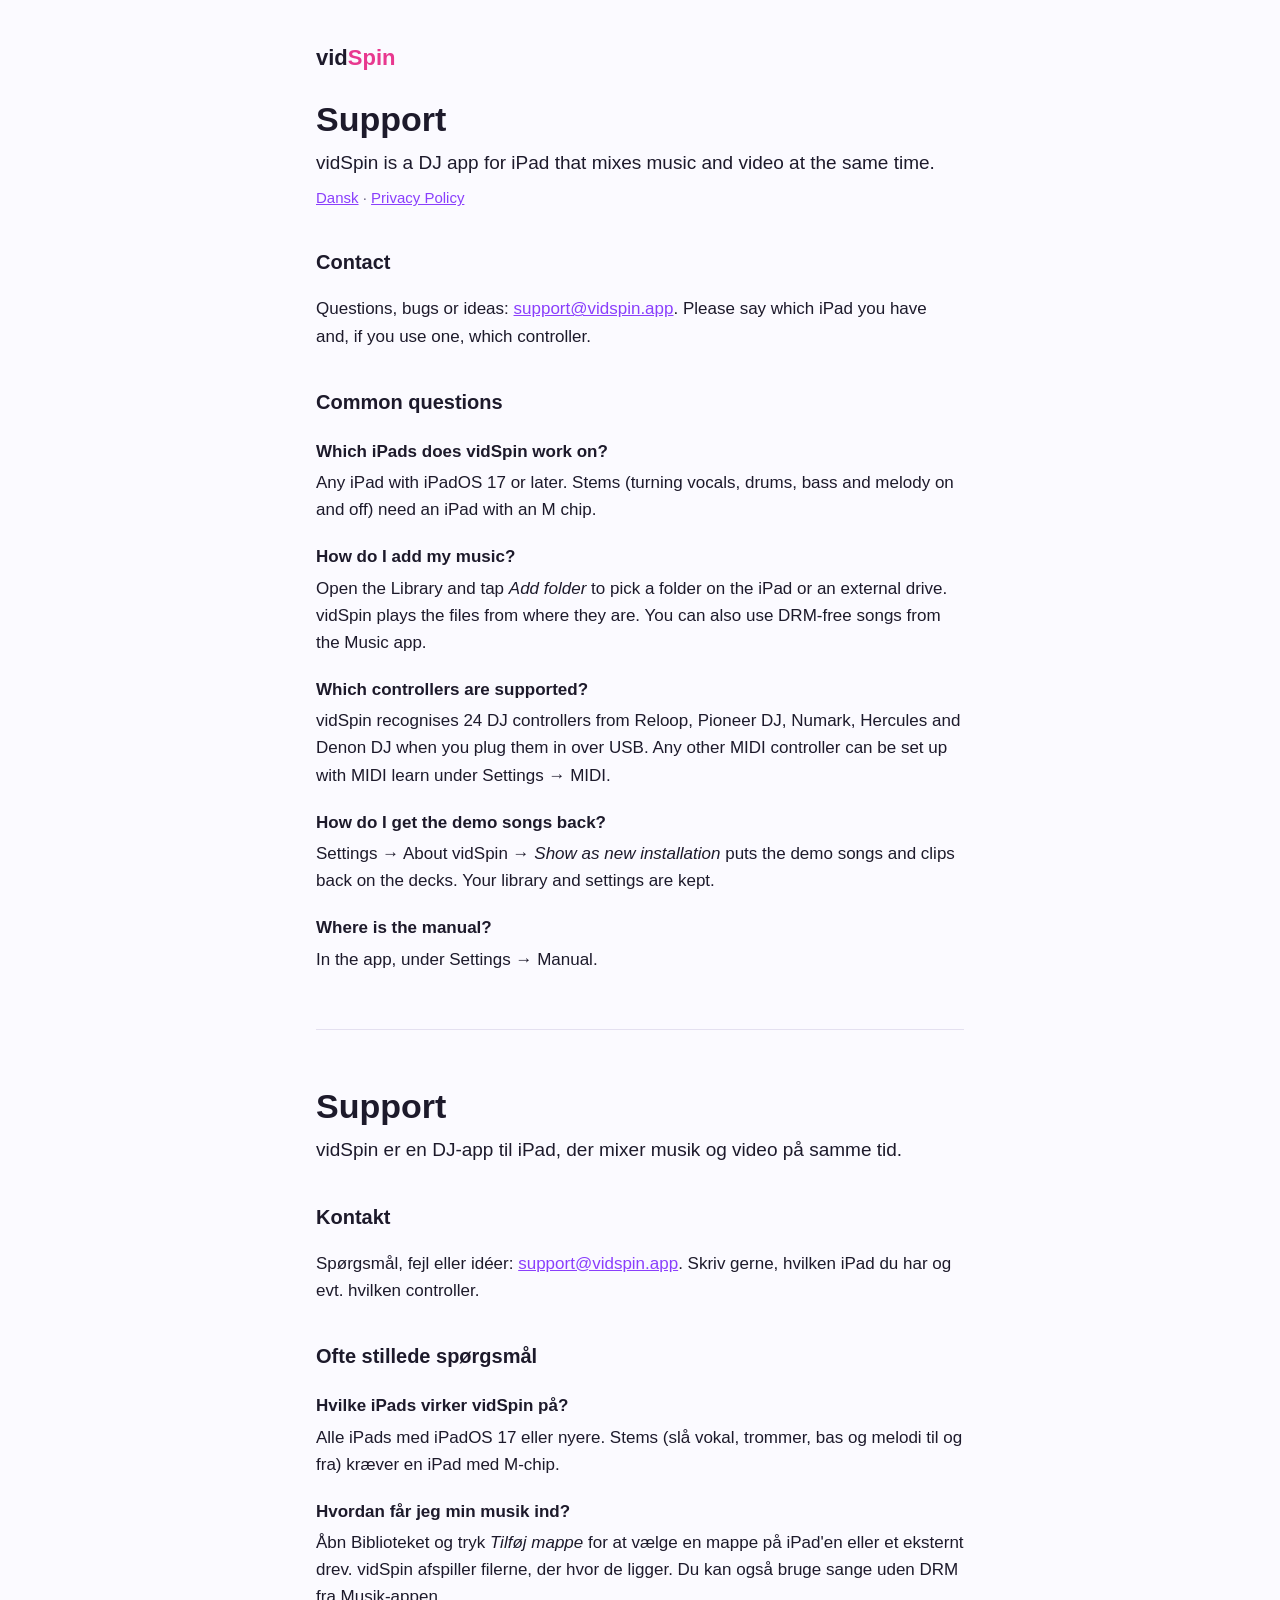
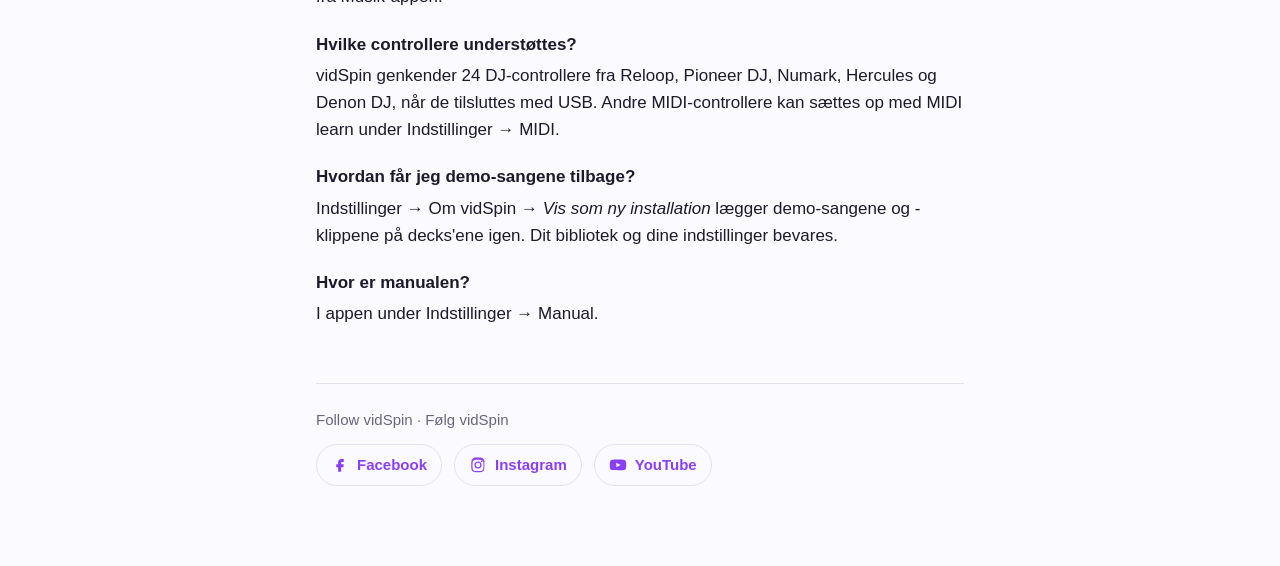
<file: index.html>
<!doctype html>
<html lang="en">
<head>
<meta charset="utf-8">
<meta name="viewport" content="width=device-width, initial-scale=1">
<title>vidSpin Support</title>
<link rel="stylesheet" href="style.css">
</head>
<body>
<main>
  <p class="brand">vid<span>Spin</span></p>
  <h1>Support</h1>
  <p class="lead">vidSpin is a DJ app for iPad that mixes music and video at the same time.</p>
  <p class="meta"><a href="#dansk">Dansk</a> · <a href="privacy.html">Privacy Policy</a></p>

  <h2>Contact</h2>
  <p>Questions, bugs or ideas: <a href="mailto:support@vidspin.app">support@vidspin.app</a>. Please say which iPad you have and, if you use one, which controller.</p>

  <h2>Common questions</h2>
  <dl>
    <dt>Which iPads does vidSpin work on?</dt>
    <dd>Any iPad with iPadOS 17 or later. Stems (turning vocals, drums, bass and melody on and off) need an iPad with an M chip.</dd>

    <dt>How do I add my music?</dt>
    <dd>Open the Library and tap <em>Add folder</em> to pick a folder on the iPad or an external drive. vidSpin plays the files from where they are. You can also use DRM-free songs from the Music app.</dd>

    <dt>Which controllers are supported?</dt>
    <dd>vidSpin recognises 24 DJ controllers from Reloop, Pioneer DJ, Numark, Hercules and Denon DJ when you plug them in over USB. Any other MIDI controller can be set up with MIDI learn under Settings → MIDI.</dd>

    <dt>How do I get the demo songs back?</dt>
    <dd>Settings → About vidSpin → <em>Show as new installation</em> puts the demo songs and clips back on the decks. Your library and settings are kept.</dd>

    <dt>Where is the manual?</dt>
    <dd>In the app, under Settings → Manual.</dd>
  </dl>

  <hr>

  <section id="dansk" lang="da">
    <h1>Support</h1>
    <p class="lead">vidSpin er en DJ-app til iPad, der mixer musik og video på samme tid.</p>

    <h2>Kontakt</h2>
    <p>Spørgsmål, fejl eller idéer: <a href="mailto:support@vidspin.app">support@vidspin.app</a>. Skriv gerne, hvilken iPad du har og evt. hvilken controller.</p>

    <h2>Ofte stillede spørgsmål</h2>
    <dl>
      <dt>Hvilke iPads virker vidSpin på?</dt>
      <dd>Alle iPads med iPadOS 17 eller nyere. Stems (slå vokal, trommer, bas og melodi til og fra) kræver en iPad med M-chip.</dd>

      <dt>Hvordan får jeg min musik ind?</dt>
      <dd>Åbn Biblioteket og tryk <em>Tilføj mappe</em> for at vælge en mappe på iPad'en eller et eksternt drev. vidSpin afspiller filerne, der hvor de ligger. Du kan også bruge sange uden DRM fra Musik-appen.</dd>

      <dt>Hvilke controllere understøttes?</dt>
      <dd>vidSpin genkender 24 DJ-controllere fra Reloop, Pioneer DJ, Numark, Hercules og Denon DJ, når de tilsluttes med USB. Andre MIDI-controllere kan sættes op med MIDI learn under Indstillinger → MIDI.</dd>

      <dt>Hvordan får jeg demo-sangene tilbage?</dt>
      <dd>Indstillinger → Om vidSpin → <em>Vis som ny installation</em> lægger demo-sangene og -klippene på decks'ene igen. Dit bibliotek og dine indstillinger bevares.</dd>

      <dt>Hvor er manualen?</dt>
      <dd>I appen under Indstillinger → Manual.</dd>
    </dl>
  </section>

  <footer class="social">
    <p>Follow vidSpin · Følg vidSpin</p>
    <ul>
      <li><a href="https://www.facebook.com/vidspinapp"><svg viewBox="0 0 24 24" aria-hidden="true"><path d="M14 8h3V4h-3c-2.8 0-4.5 1.7-4.5 4.6V11H7v4h2.5v6h4v-6h3l.5-4h-3.5V8.9c0-.6.3-.9.9-.9z"/></svg>Facebook</a></li>
      <li><a href="https://www.instagram.com/vidspin.app"><svg viewBox="0 0 24 24" aria-hidden="true"><path d="M12 7.3a4.7 4.7 0 1 0 0 9.4 4.7 4.7 0 0 0 0-9.4zm0 7.7a3 3 0 1 1 0-6 3 3 0 0 1 0 6zm4.9-8.9a1.1 1.1 0 1 0 0 2.2 1.1 1.1 0 0 0 0-2.2zM20.9 8c-.1-1.6-.4-2.9-1.6-4.1S16.6 2.1 15 2.1c-1.6-.1-4.4-.1-6 0-1.6.1-2.9.4-4.1 1.6S3.1 6.4 3.1 8c-.1 1.6-.1 6.4 0 8 .1 1.6.4 2.9 1.6 4.1s2.5 1.5 4.1 1.6c1.6.1 4.4.1 6 0 1.6-.1 2.9-.4 4.1-1.6s1.5-2.5 1.6-4.1c.1-1.6.1-6.4 0-8zm-2 9.8a3.1 3.1 0 0 1-1.7 1.7c-1.2.5-4 .4-5.2.4s-4 .1-5.2-.4a3.1 3.1 0 0 1-1.7-1.7c-.5-1.2-.4-4-.4-5.2s-.1-4 .4-5.2a3.1 3.1 0 0 1 1.7-1.7C8 5 10.8 5.1 12 5.1s4-.1 5.2.4a3.1 3.1 0 0 1 1.7 1.7c.5 1.2.4 4 .4 5.2s.1 4-.4 5.2z"/></svg>Instagram</a></li>
      <li><a href="https://www.youtube.com/@vidspin-app"><svg viewBox="0 0 24 24" aria-hidden="true"><path d="M22.5 7.2a2.8 2.8 0 0 0-2-2C18.8 4.7 12 4.7 12 4.7s-6.8 0-8.5.5a2.8 2.8 0 0 0-2 2C1 8.9 1 12 1 12s0 3.1.5 4.8a2.8 2.8 0 0 0 2 2c1.7.5 8.5.5 8.5.5s6.8 0 8.5-.5a2.8 2.8 0 0 0 2-2c.5-1.7.5-4.8.5-4.8s0-3.1-.5-4.8zM9.8 15.1V8.9l5.7 3.1-5.7 3.1z"/></svg>YouTube</a></li>
    </ul>
  </footer>
</main>
</body>
</html>
</file>
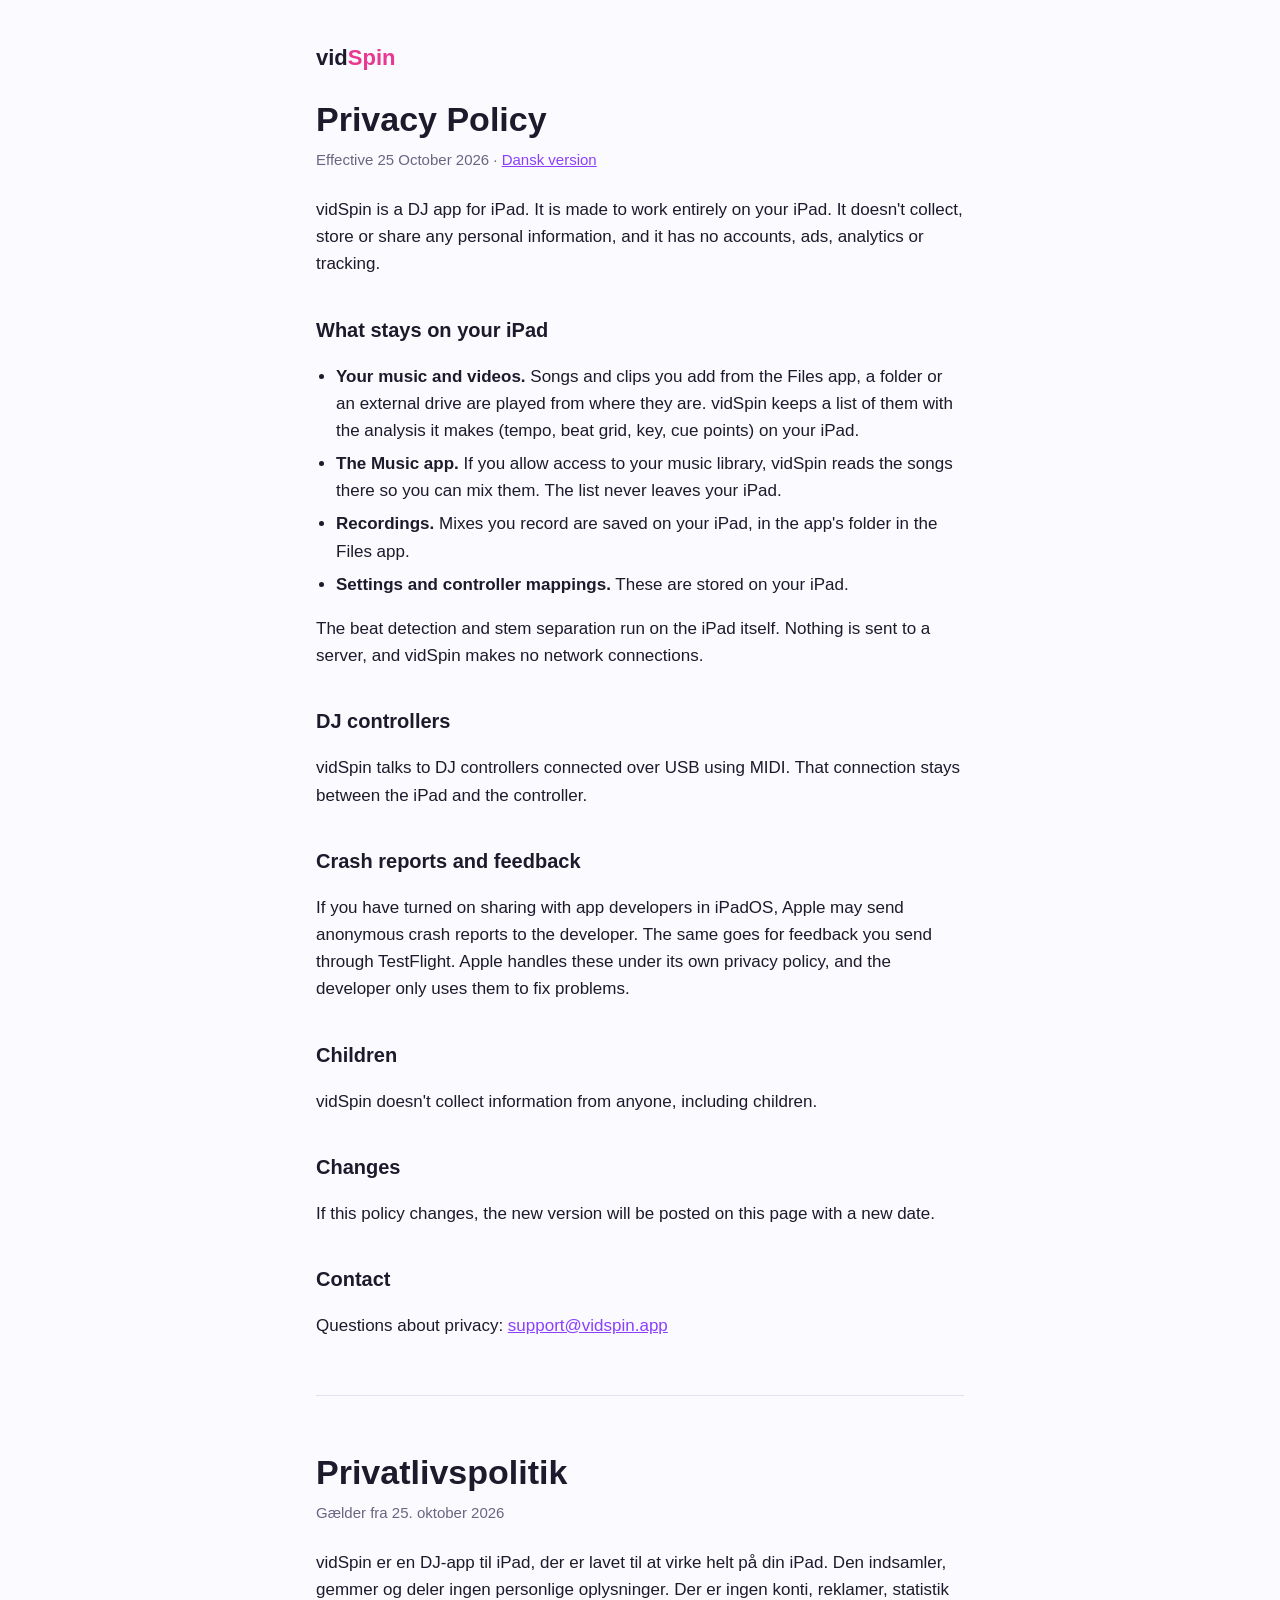
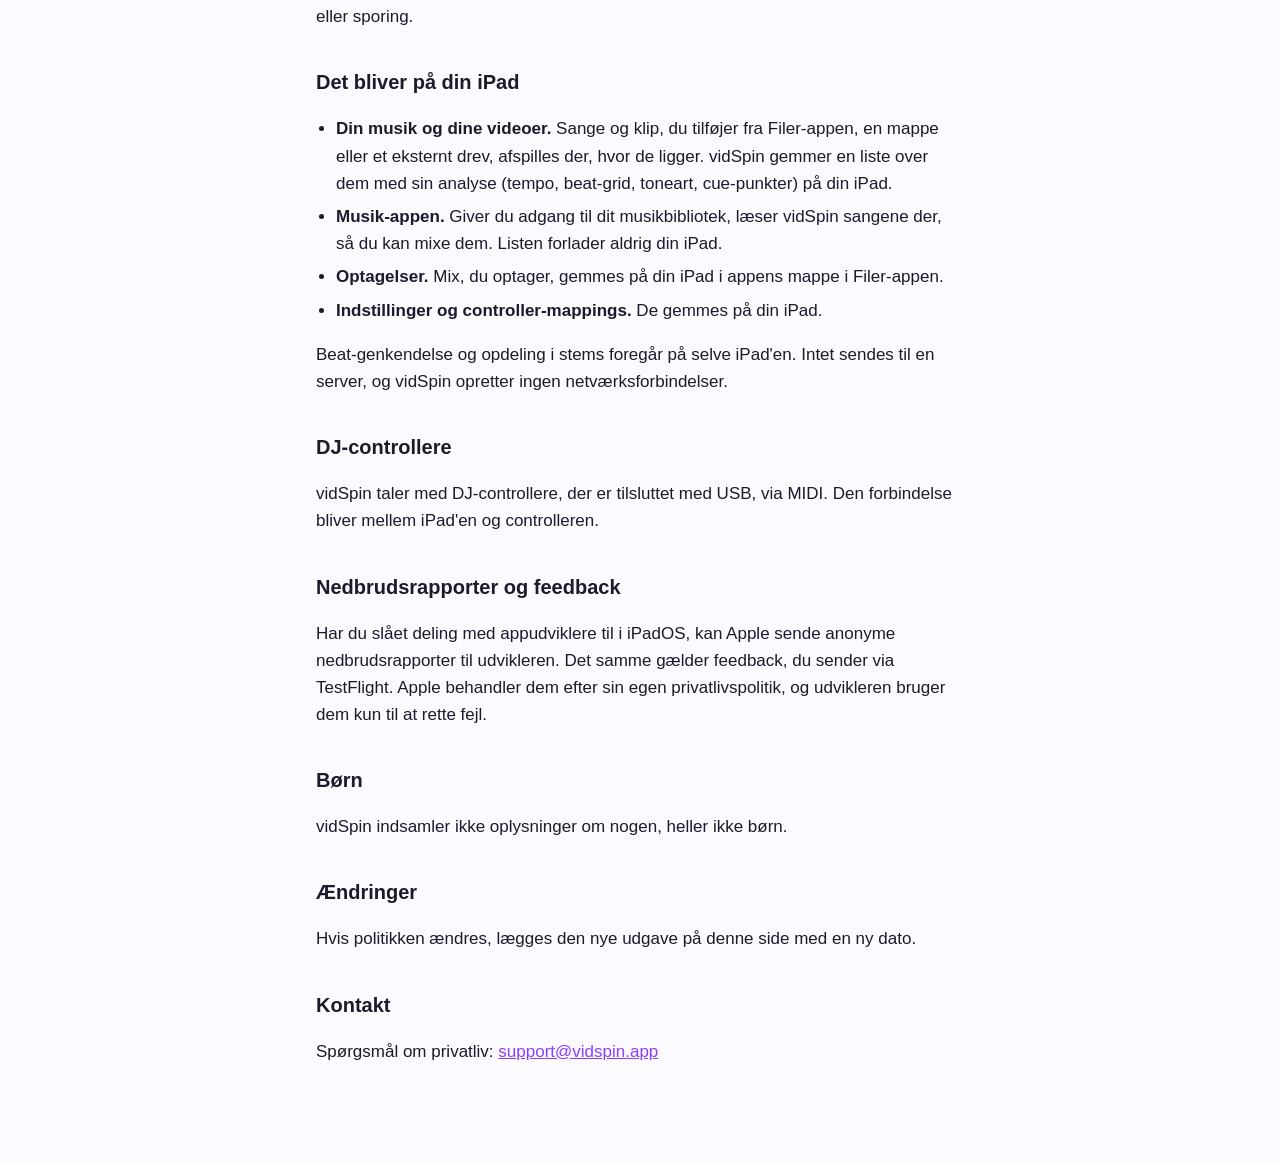
<file: privacy.html>
<!doctype html>
<html lang="en">
<head>
<meta charset="utf-8">
<meta name="viewport" content="width=device-width, initial-scale=1">
<title>vidSpin Privacy Policy</title>
<link rel="stylesheet" href="style.css">
</head>
<body>
<main>
  <p class="brand"><a href="index.html">vid<span>Spin</span></a></p>
  <h1>Privacy Policy</h1>
  <p class="meta">Effective 25 October 2026 · <a href="#dansk">Dansk version</a></p>

  <p>vidSpin is a DJ app for iPad. It is made to work entirely on your iPad. It doesn't collect, store or share any personal information, and it has no accounts, ads, analytics or tracking.</p>

  <h2>What stays on your iPad</h2>
  <ul>
    <li><strong>Your music and videos.</strong> Songs and clips you add from the Files app, a folder or an external drive are played from where they are. vidSpin keeps a list of them with the analysis it makes (tempo, beat grid, key, cue points) on your iPad.</li>
    <li><strong>The Music app.</strong> If you allow access to your music library, vidSpin reads the songs there so you can mix them. The list never leaves your iPad.</li>
    <li><strong>Recordings.</strong> Mixes you record are saved on your iPad, in the app's folder in the Files app.</li>
    <li><strong>Settings and controller mappings.</strong> These are stored on your iPad.</li>
  </ul>
  <p>The beat detection and stem separation run on the iPad itself. Nothing is sent to a server, and vidSpin makes no network connections.</p>

  <h2>DJ controllers</h2>
  <p>vidSpin talks to DJ controllers connected over USB using MIDI. That connection stays between the iPad and the controller.</p>

  <h2>Crash reports and feedback</h2>
  <p>If you have turned on sharing with app developers in iPadOS, Apple may send anonymous crash reports to the developer. The same goes for feedback you send through TestFlight. Apple handles these under its own privacy policy, and the developer only uses them to fix problems.</p>

  <h2>Children</h2>
  <p>vidSpin doesn't collect information from anyone, including children.</p>

  <h2>Changes</h2>
  <p>If this policy changes, the new version will be posted on this page with a new date.</p>

  <h2>Contact</h2>
  <p>Questions about privacy: <a href="mailto:support@vidspin.app">support@vidspin.app</a></p>

  <hr>

  <section id="dansk" lang="da">
    <h1>Privatlivspolitik</h1>
    <p class="meta">Gælder fra 25. oktober 2026</p>

    <p>vidSpin er en DJ-app til iPad, der er lavet til at virke helt på din iPad. Den indsamler, gemmer og deler ingen personlige oplysninger. Der er ingen konti, reklamer, statistik eller sporing.</p>

    <h2>Det bliver på din iPad</h2>
    <ul>
      <li><strong>Din musik og dine videoer.</strong> Sange og klip, du tilføjer fra Filer-appen, en mappe eller et eksternt drev, afspilles der, hvor de ligger. vidSpin gemmer en liste over dem med sin analyse (tempo, beat-grid, toneart, cue-punkter) på din iPad.</li>
      <li><strong>Musik-appen.</strong> Giver du adgang til dit musikbibliotek, læser vidSpin sangene der, så du kan mixe dem. Listen forlader aldrig din iPad.</li>
      <li><strong>Optagelser.</strong> Mix, du optager, gemmes på din iPad i appens mappe i Filer-appen.</li>
      <li><strong>Indstillinger og controller-mappings.</strong> De gemmes på din iPad.</li>
    </ul>
    <p>Beat-genkendelse og opdeling i stems foregår på selve iPad'en. Intet sendes til en server, og vidSpin opretter ingen netværksforbindelser.</p>

    <h2>DJ-controllere</h2>
    <p>vidSpin taler med DJ-controllere, der er tilsluttet med USB, via MIDI. Den forbindelse bliver mellem iPad'en og controlleren.</p>

    <h2>Nedbrudsrapporter og feedback</h2>
    <p>Har du slået deling med appudviklere til i iPadOS, kan Apple sende anonyme nedbrudsrapporter til udvikleren. Det samme gælder feedback, du sender via TestFlight. Apple behandler dem efter sin egen privatlivspolitik, og udvikleren bruger dem kun til at rette fejl.</p>

    <h2>Børn</h2>
    <p>vidSpin indsamler ikke oplysninger om nogen, heller ikke børn.</p>

    <h2>Ændringer</h2>
    <p>Hvis politikken ændres, lægges den nye udgave på denne side med en ny dato.</p>

    <h2>Kontakt</h2>
    <p>Spørgsmål om privatliv: <a href="mailto:support@vidspin.app">support@vidspin.app</a></p>
  </section>
</main>
</body>
</html>
</file>
<file: style.css>
:root {
  --bg: #fbfaff;
  --text: #1d1a2b;
  --muted: #6a6580;
  --line: #e4e0f0;
  --violet: #8a3ffc;
  --pink: #e8388f;
  color-scheme: light dark;
}
@media (prefers-color-scheme: dark) {
  :root {
    --bg: #15121f;
    --text: #ece9f5;
    --muted: #a49fb8;
    --line: #2d2840;
    --violet: #b48cff;
    --pink: #ff6aae;
  }
}
* { box-sizing: border-box; }
body {
  margin: 0;
  background: var(--bg);
  color: var(--text);
  font: 17px/1.6 -apple-system, BlinkMacSystemFont, "SF Pro Text", "Helvetica Neue", sans-serif;
}
main { max-width: 680px; margin: 0 auto; padding: 40px 16px 80px; }
.brand { font-weight: 700; font-size: 22px; margin: 0 0 24px; }
.brand a { color: inherit; text-decoration: none; }
.brand span { color: var(--pink); }
h1 { font-size: 34px; line-height: 1.2; margin: 0 0 8px; }
h2 { font-size: 20px; margin: 36px 0 8px; }
.lead { font-size: 19px; margin: 8px 0; }
.meta { color: var(--muted); font-size: 15px; margin: 0 0 24px; }
a { color: var(--violet); }
ul { padding-left: 20px; }
li { margin: 6px 0; }
dt { font-weight: 600; margin-top: 20px; }
dd { margin: 4px 0 0; color: var(--text); }
hr { border: 0; border-top: 1px solid var(--line); margin: 56px 0; }
.social { margin-top: 56px; padding-top: 24px; border-top: 1px solid var(--line); }
.social p { color: var(--muted); font-size: 15px; margin: 0 0 12px; }
.social ul { list-style: none; padding: 0; margin: 0; display: flex; flex-wrap: wrap; gap: 12px; }
.social li { margin: 0; }
.social a { display: inline-flex; align-items: center; gap: 8px; padding: 8px 14px; border: 1px solid var(--line); border-radius: 999px; text-decoration: none; font-weight: 600; font-size: 15px; }
.social svg { width: 18px; height: 18px; fill: currentColor; }
</file>
